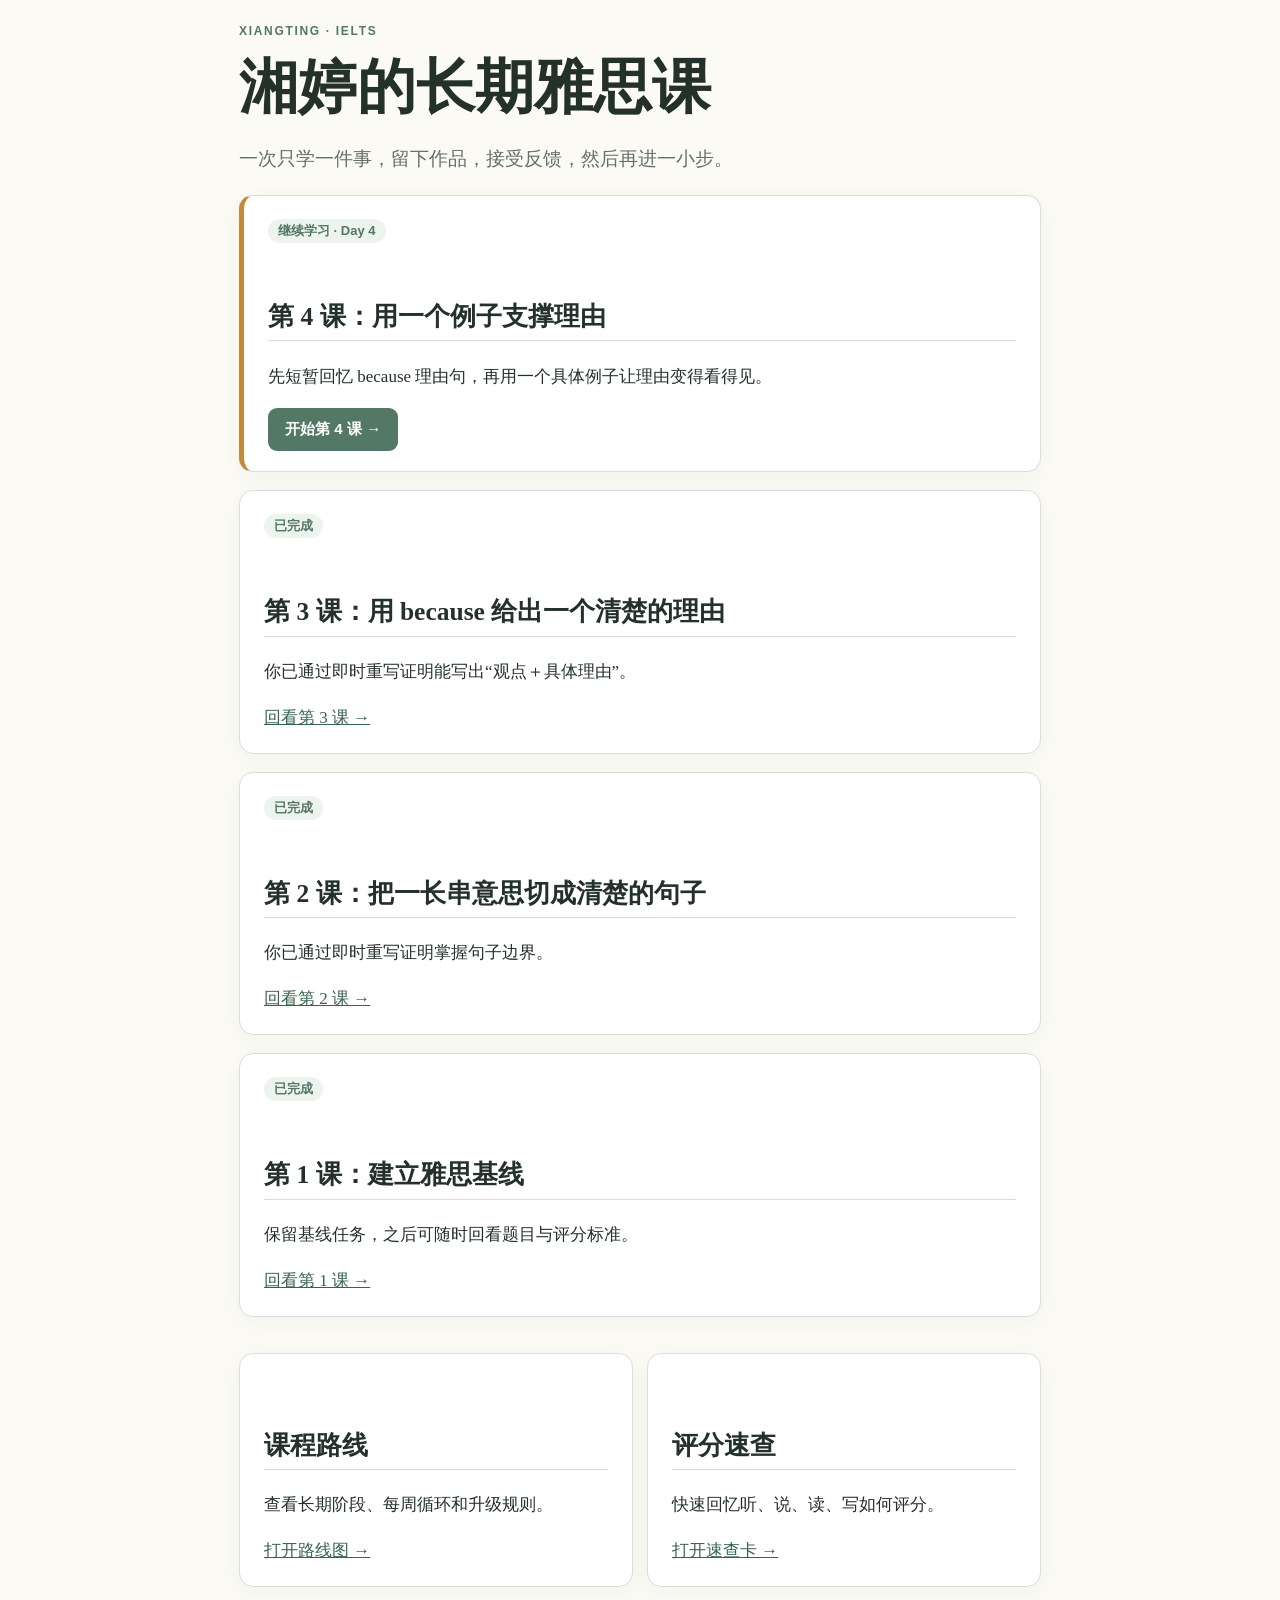
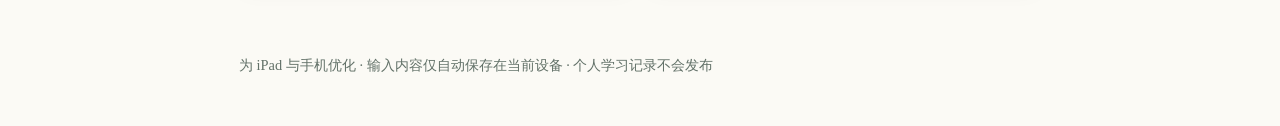
<file: index.html>
<!doctype html>
<html lang="zh-CN">
<head>
  <meta charset="utf-8">
  <meta name="viewport" content="width=device-width,initial-scale=1,viewport-fit=cover">
  <meta name="theme-color" content="#547866">
  <meta name="apple-mobile-web-app-capable" content="yes">
  <meta name="apple-mobile-web-app-title" content="湘婷的雅思课">
  <title>湘婷的雅思课</title>
  <link rel="stylesheet" href="assets/course.css">
</head>
<body>
<a class="skip-link" href="#content">跳到主要内容</a>
<main id="content">
  <div class="eyebrow">Xiangting · IELTS</div>
  <h1>湘婷的长期雅思课</h1>
  <p class="lead">一次只学一件事，留下作品，接受反馈，然后再进一小步。</p>
  <section class="card win">
    <span class="pill">继续学习 · Day 4</span>
    <h2>第 4 课：用一个例子支撑理由</h2>
    <p>先短暂回忆 because 理由句，再用一个具体例子让理由变得看得见。</p>
    <a class="button-link" href="lessons/0004-support-with-one-example.html">开始第 4 课 →</a>
  </section>
  <section class="card">
    <span class="pill">已完成</span>
    <h2>第 3 课：用 because 给出一个清楚的理由</h2>
    <p>你已通过即时重写证明能写出“观点＋具体理由”。</p>
    <a href="lessons/0003-give-one-clear-reason.html">回看第 3 课 →</a>
  </section>
  <section class="card">
    <span class="pill">已完成</span>
    <h2>第 2 课：把一长串意思切成清楚的句子</h2>
    <p>你已通过即时重写证明掌握句子边界。</p>
    <a href="lessons/0002-clear-sentence-boundaries.html">回看第 2 课 →</a>
  </section>
  <section class="card">
    <span class="pill">已完成</span>
    <h2>第 1 课：建立雅思基线</h2>
    <p>保留基线任务，之后可随时回看题目与评分标准。</p>
    <a href="lessons/0001-ielts-baseline.html">回看第 1 课 →</a>
  </section>
  <section class="grid">
    <div class="card"><h2>课程路线</h2><p>查看长期阶段、每周循环和升级规则。</p><a href="reference/course-roadmap.html">打开路线图 →</a></div>
    <div class="card"><h2>评分速查</h2><p>快速回忆听、说、读、写如何评分。</p><a href="reference/scoring-card.html">打开速查卡 →</a></div>
  </section>
  <footer>为 iPad 与手机优化 · 输入内容仅自动保存在当前设备 · 个人学习记录不会发布</footer>
</main>
<script src="assets/course.js"></script>
</body>
</html>
</file>
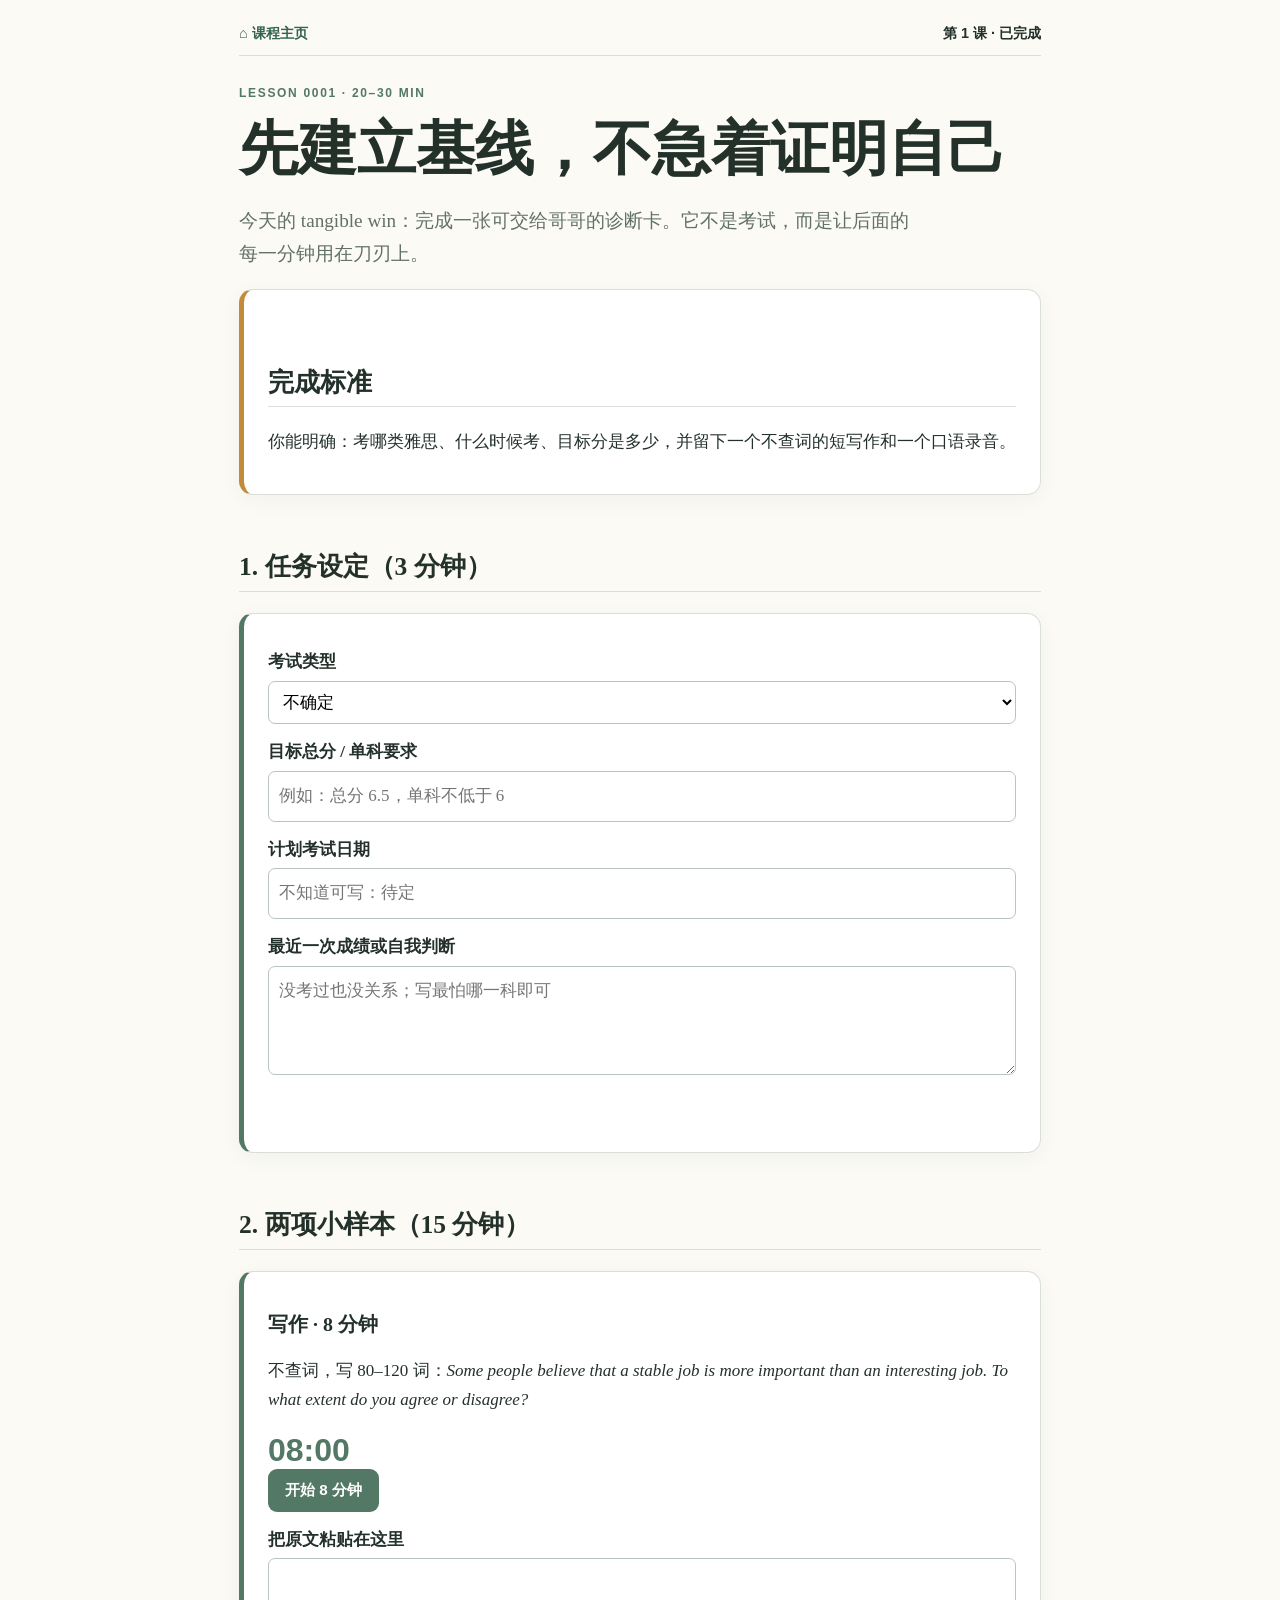
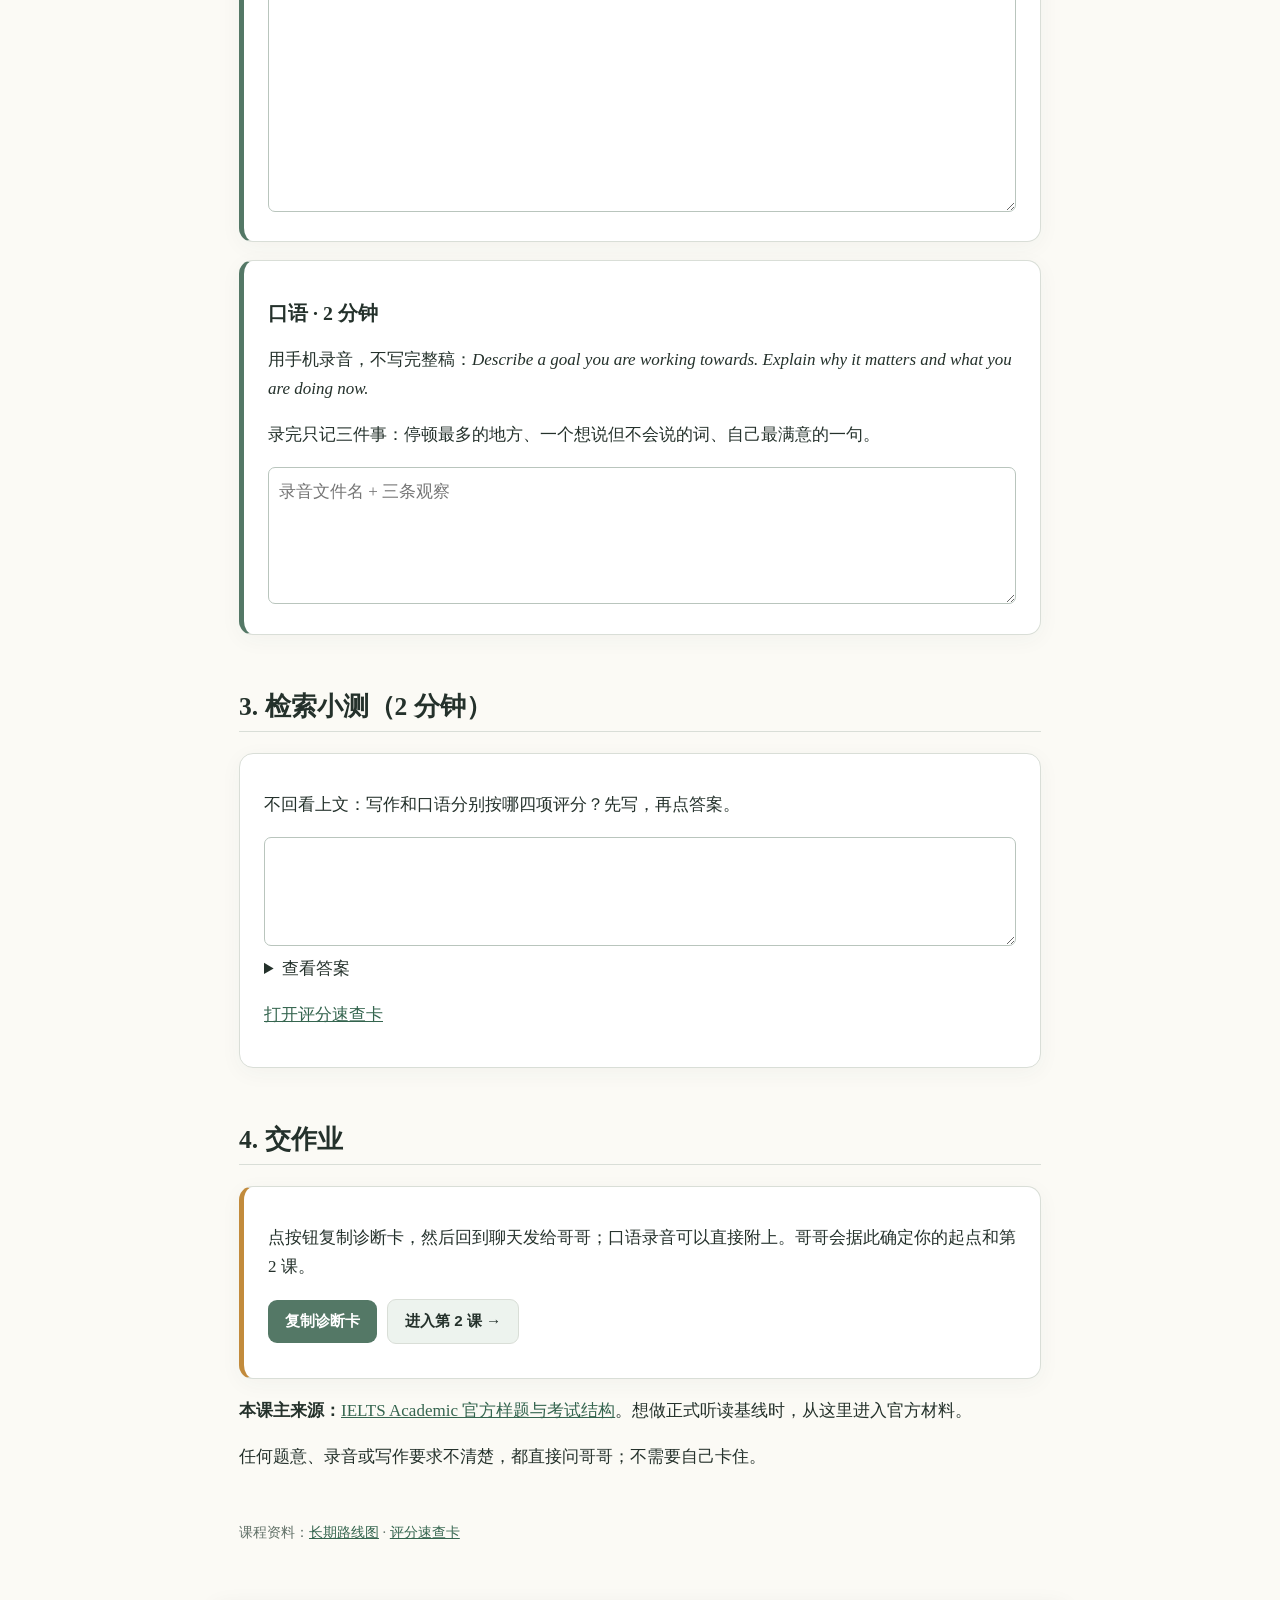
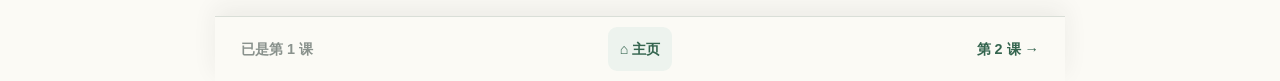
<file: lessons/0001-ielts-baseline.html>
<!doctype html><html lang="zh-CN"><head><meta charset="utf-8"><meta name="viewport" content="width=device-width"><title>第1课：建立雅思基线</title><link rel="stylesheet" href="../assets/course.css"></head><body data-page="lesson-0001"><a class="skip-link" href="#content">跳到主要内容</a><main id="content"><nav class="top-nav" aria-label="页面导航"><a href="../index.html">⌂ 课程主页</a><span>第 1 课 · 已完成</span></nav><div class="eyebrow">Lesson 0001 · 20–30 min</div><h1>先建立基线，不急着证明自己</h1><p class="lead">今天的 tangible win：完成一张可交给哥哥的诊断卡。它不是考试，而是让后面的每一分钟用在刀刃上。</p><section class="card win"><h2>完成标准</h2><p>你能明确：考哪类雅思、什么时候考、目标分是多少，并留下一个不查词的短写作和一个口语录音。</p></section><h2>1. 任务设定（3 分钟）</h2><section class="card task"><label>考试类型</label><select id="type"><option>不确定</option><option>Academic 学术类</option><option>General Training 培训类</option></select><label>目标总分 / 单科要求</label><input id="goal" placeholder="例如：总分 6.5，单科不低于 6"><label>计划考试日期</label><input id="date" placeholder="不知道可写：待定"><label>最近一次成绩或自我判断</label><textarea id="history" rows="3" placeholder="没考过也没关系；写最怕哪一科即可"></textarea><p class="save-note" data-save-note aria-live="polite"></p></section><h2>2. 两项小样本（15 分钟）</h2><section class="card task"><h3>写作 · 8 分钟</h3><p>不查词，写 80–120 词：<em>Some people believe that a stable job is more important than an interesting job. To what extent do you agree or disagree?</em></p><div class="timer" id="clock">08:00</div><button onclick="startTimer()">开始 8 分钟</button><label>把原文粘贴在这里</label><textarea id="writing" rows="8"></textarea></section><section class="card task"><h3>口语 · 2 分钟</h3><p>用手机录音，不写完整稿：<em>Describe a goal you are working towards. Explain why it matters and what you are doing now.</em></p><p>录完只记三件事：停顿最多的地方、一个想说但不会说的词、自己最满意的一句。</p><textarea id="speaking" rows="4" placeholder="录音文件名 + 三条观察"></textarea></section><h2>3. 检索小测（2 分钟）</h2><section class="card"><p>不回看上文：写作和口语分别按哪四项评分？先写，再点答案。</p><textarea id="recall" rows="3"></textarea><details><summary>查看答案</summary><p><strong>写作：</strong>任务回应/完成度、连贯衔接、词汇、语法。<br><strong>口语：</strong>流利连贯、词汇、语法、发音。</p></details><p><a href="../reference/scoring-card.html">打开评分速查卡</a></p></section><h2>4. 交作业</h2><section class="card win"><p>点按钮复制诊断卡，然后回到聊天发给哥哥；口语录音可以直接附上。哥哥会据此确定你的起点和第 2 课。</p><div class="action-row"><button onclick="copyCard()">复制诊断卡</button><a class="button-link secondary" href="0002-clear-sentence-boundaries.html">进入第 2 课 →</a></div><p id="status" class="small"></p></section><p><strong>本课主来源：</strong><a href="https://ielts.org/take-a-test/preparation-resources/sample-test-questions/academic-test">IELTS Academic 官方样题与考试结构</a>。想做正式听读基线时，从这里进入官方材料。</p><p>任何题意、录音或写作要求不清楚，都直接问哥哥；不需要自己卡住。</p><footer>课程资料：<a href="../reference/course-roadmap.html">长期路线图</a> · <a href="../reference/scoring-card.html">评分速查卡</a></footer></main><nav class="lesson-nav" aria-label="课程前后导航"><span class="disabled">已是第 1 课</span><a class="home" href="../index.html">⌂ 主页</a><a class="next" href="0002-clear-sentence-boundaries.html">第 2 课 →</a></nav><script src="../assets/course.js"></script><script>let running=false;function startTimer(){if(running)return;running=true;let s=480;const el=document.getElementById('clock');const t=setInterval(()=>{s--;el.textContent=String(Math.floor(s/60)).padStart(2,'0')+':'+String(s%60).padStart(2,'0');if(s<=0){clearInterval(t);running=false;alert('时间到，停笔并保留原样。')}},1000)}function v(id){return document.getElementById(id).value.trim()||'未填写'}function copyCard(){const x=`【雅思基线诊断卡】\n考试类型：${v('type')}\n目标：${v('goal')}\n日期：${v('date')}\n经历/判断：${v('history')}\n\n【8分钟写作原文】\n${v('writing')}\n\n【2分钟口语观察】\n${v('speaking')}\n\n【评分标准回忆】\n${v('recall')}`;navigator.clipboard.writeText(x).then(()=>document.getElementById('status').textContent='已复制，回聊天粘贴即可。').catch(()=>document.getElementById('status').textContent='浏览器未授权复制，请手动选中文字。')}</script></body></html>
</file>
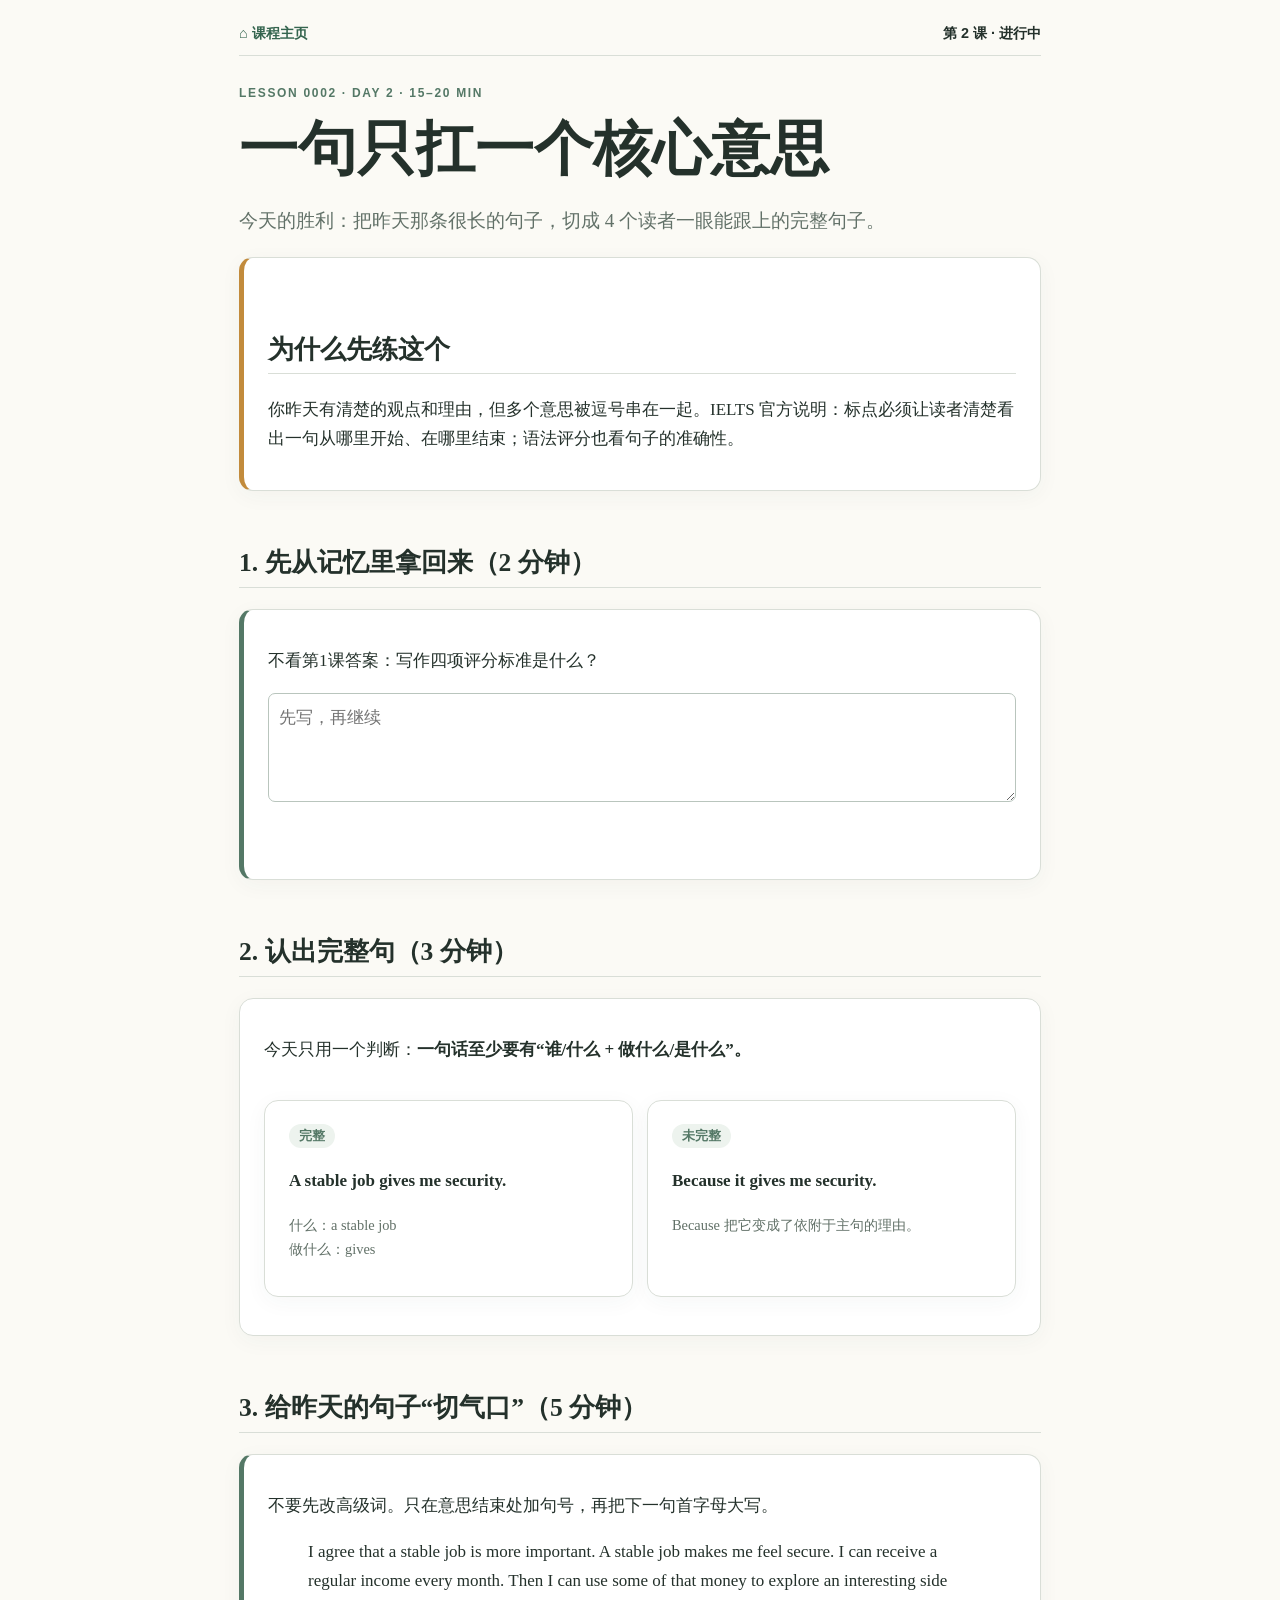
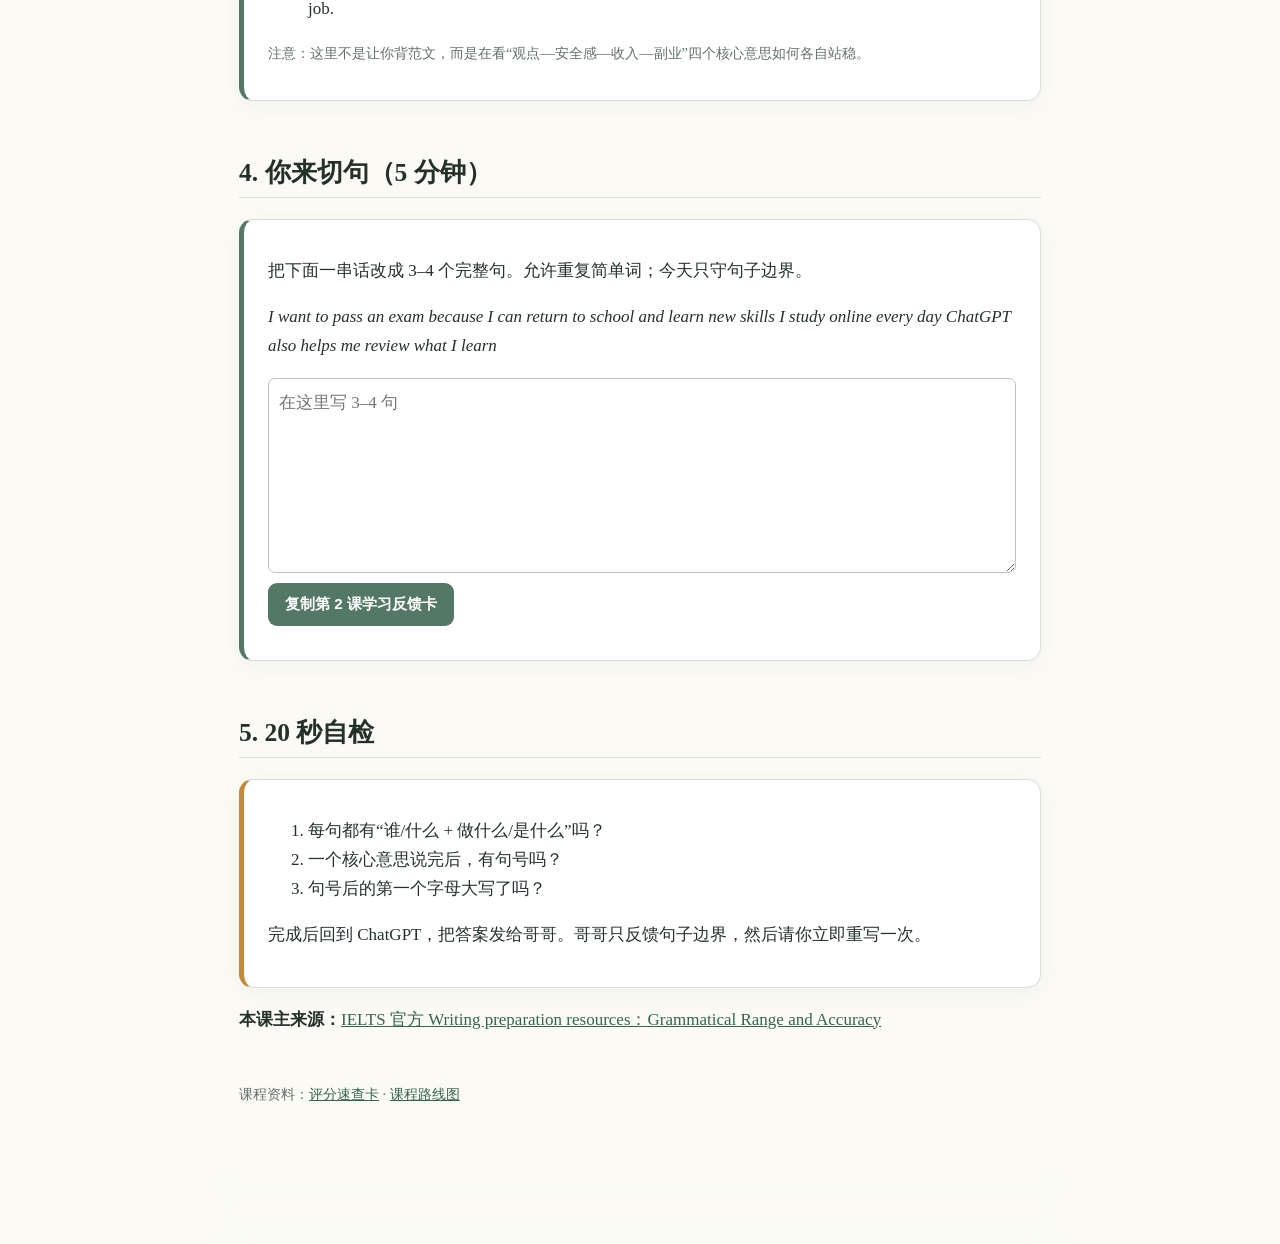
<file: lessons/0002-clear-sentence-boundaries.html>
<!doctype html>
<html lang="zh-CN">
<head>
  <meta charset="utf-8">
  <meta name="viewport" content="width=device-width,initial-scale=1,viewport-fit=cover"><meta name="theme-color" content="#547866">
  <title>第2课：把一长串意思切成清楚的句子</title>
  <link rel="stylesheet" href="../assets/course.css">
</head>
<body data-page="lesson-0002">
<a class="skip-link" href="#content">跳到主要内容</a>
<main id="content">
  <nav class="top-nav" aria-label="页面导航"><a href="../index.html">⌂ 课程主页</a><span>第 2 课 · 进行中</span></nav>
  <div class="eyebrow">Lesson 0002 · Day 2 · 15–20 min</div>
  <h1>一句只扛一个核心意思</h1>
  <p class="lead">今天的胜利：把昨天那条很长的句子，切成 4 个读者一眼能跟上的完整句子。</p>

  <section class="card win">
    <h2>为什么先练这个</h2>
    <p>你昨天有清楚的观点和理由，但多个意思被逗号串在一起。IELTS 官方说明：标点必须让读者清楚看出一句从哪里开始、在哪里结束；语法评分也看句子的准确性。</p>
  </section>

  <h2>1. 先从记忆里拿回来（2 分钟）</h2>
  <section class="card task">
    <p>不看第1课答案：写作四项评分标准是什么？</p>
    <textarea id="recall" rows="3" placeholder="先写，再继续"></textarea>
    <p class="save-note" data-save-note aria-live="polite"></p>
  </section>

  <h2>2. 认出完整句（3 分钟）</h2>
  <section class="card">
    <p>今天只用一个判断：<strong>一句话至少要有“谁/什么 + 做什么/是什么”。</strong></p>
    <div class="grid">
      <div class="card"><span class="pill">完整</span><p><strong>A stable job gives me security.</strong></p><p class="small">什么：a stable job<br>做什么：gives</p></div>
      <div class="card"><span class="pill">未完整</span><p><strong>Because it gives me security.</strong></p><p class="small">Because 把它变成了依附于主句的理由。</p></div>
    </div>
  </section>

  <h2>3. 给昨天的句子“切气口”（5 分钟）</h2>
  <section class="card task">
    <p>不要先改高级词。只在意思结束处加句号，再把下一句首字母大写。</p>
    <blockquote>I agree that a stable job is more important. A stable job makes me feel secure. I can receive a regular income every month. Then I can use some of that money to explore an interesting side job.</blockquote>
    <p class="small">注意：这里不是让你背范文，而是在看“观点—安全感—收入—副业”四个核心意思如何各自站稳。</p>
  </section>

  <h2>4. 你来切句（5 分钟）</h2>
  <section class="card task">
    <p>把下面一串话改成 3–4 个完整句。允许重复简单词；今天只守句子边界。</p>
    <p><em>I want to pass an exam because I can return to school and learn new skills I study online every day ChatGPT also helps me review what I learn</em></p>
    <textarea id="rewrite" rows="6" placeholder="在这里写 3–4 句"></textarea>
    <button onclick="copyAnswer()">复制第 2 课学习反馈卡</button>
    <p id="status" class="small"></p>
  </section>

  <h2>5. 20 秒自检</h2>
  <section class="card win">
    <ol>
      <li>每句都有“谁/什么 + 做什么/是什么”吗？</li>
      <li>一个核心意思说完后，有句号吗？</li>
      <li>句号后的第一个字母大写了吗？</li>
    </ol>
    <p>完成后回到 ChatGPT，把答案发给哥哥。哥哥只反馈句子边界，然后请你立即重写一次。</p>
  </section>

  <p><strong>本课主来源：</strong><a href="https://ielts.org/take-a-test/preparation-resources/writing-test-resources">IELTS 官方 Writing preparation resources：Grammatical Range and Accuracy</a></p>
  <footer>课程资料：<a href="../reference/scoring-card.html">评分速查卡</a> · <a href="../reference/course-roadmap.html">课程路线图</a></footer>
</main>
<nav class="lesson-nav" aria-label="课程前后导航"><a href="0001-ielts-baseline.html">← 第 1 课</a><a class="home" href="../index.html">⌂ 主页</a><a class="next" href="0003-give-one-clear-reason.html">第 3 课 →</a></nav>
<script src="../assets/course.js"></script>
<script>
function copyAnswer(){
  const value=document.getElementById('rewrite').value.trim();
  const recall=document.getElementById('recall').value.trim();
  const text='【第2课·学习反馈卡】\n\n【评分标准回忆】\n'+(recall||'未填写')+'\n\n【切句练习】\n'+(value||'未填写');
  navigator.clipboard.writeText(text).then(()=>document.getElementById('status').textContent='已复制，回 Remote 发给哥哥。').catch(()=>document.getElementById('status').textContent='未获得复制权限，请长按选中文字。');
}
</script>
</body>
</html>
</file>
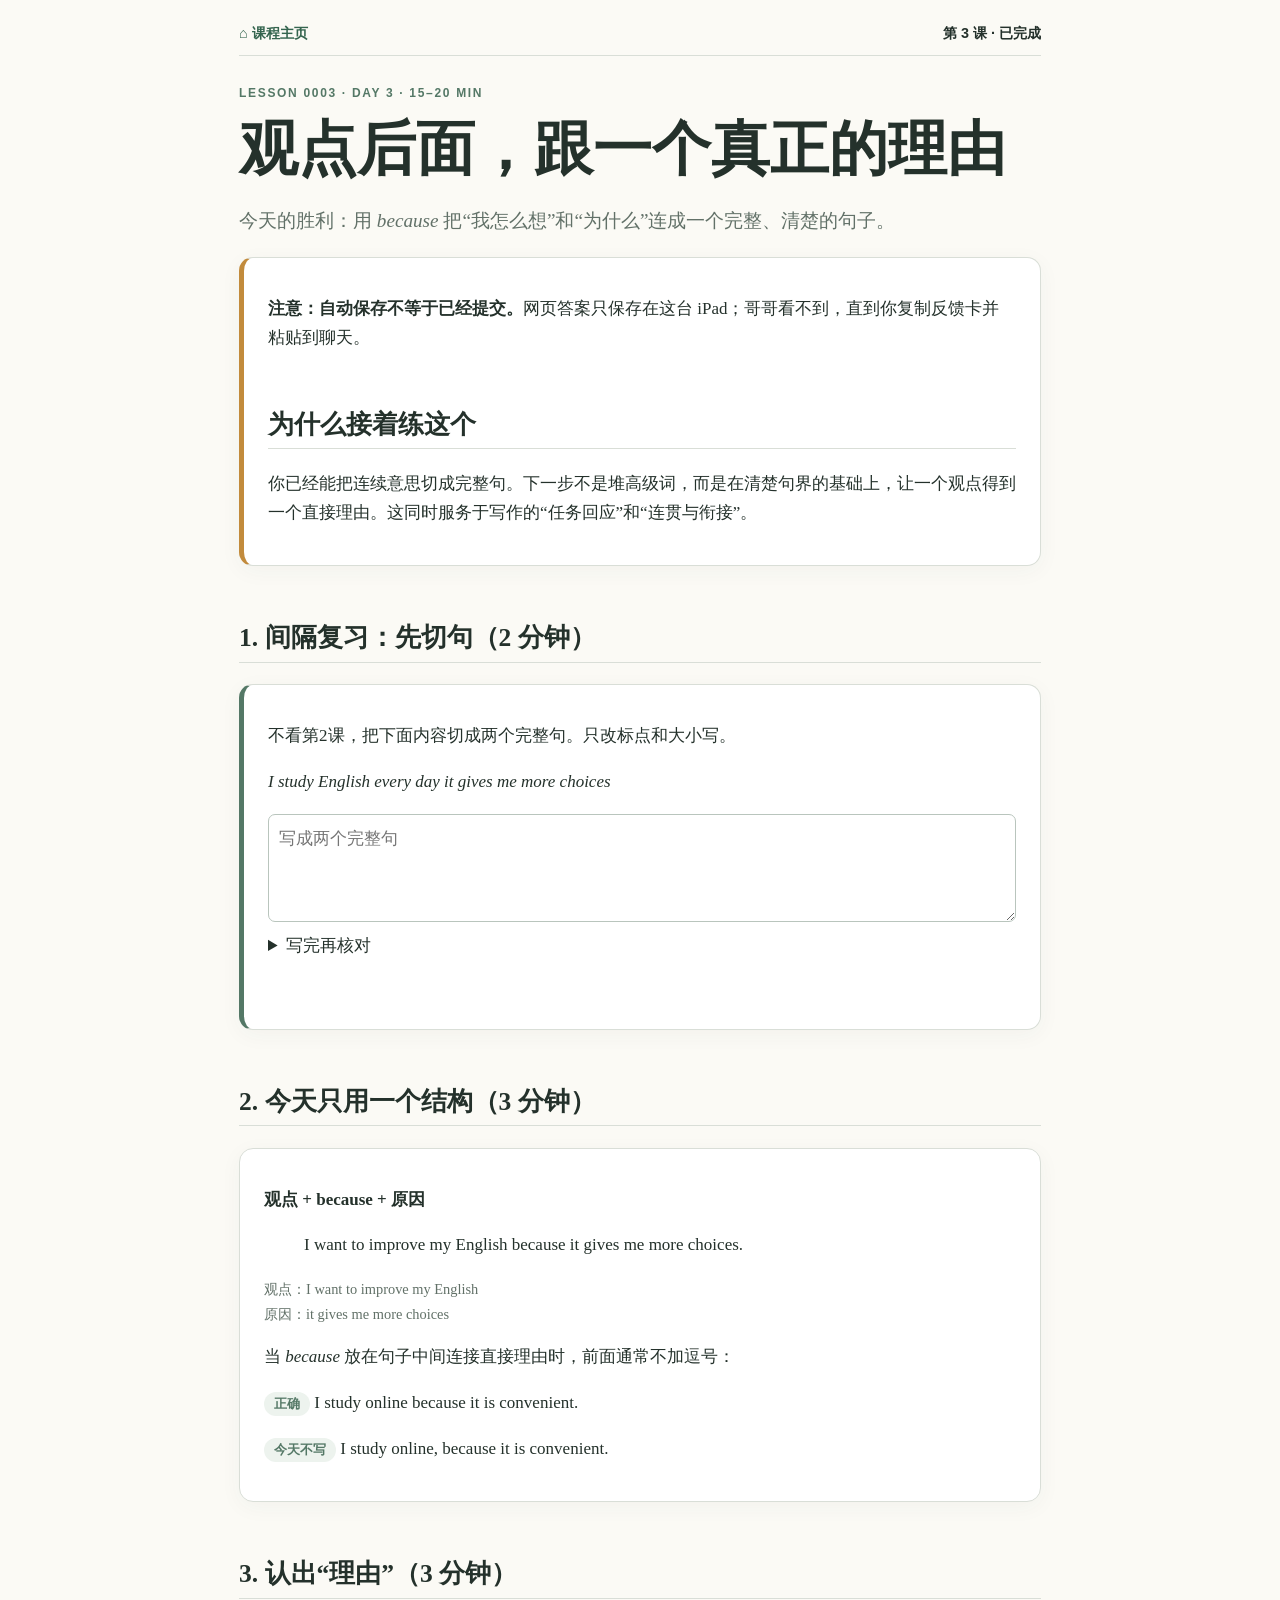
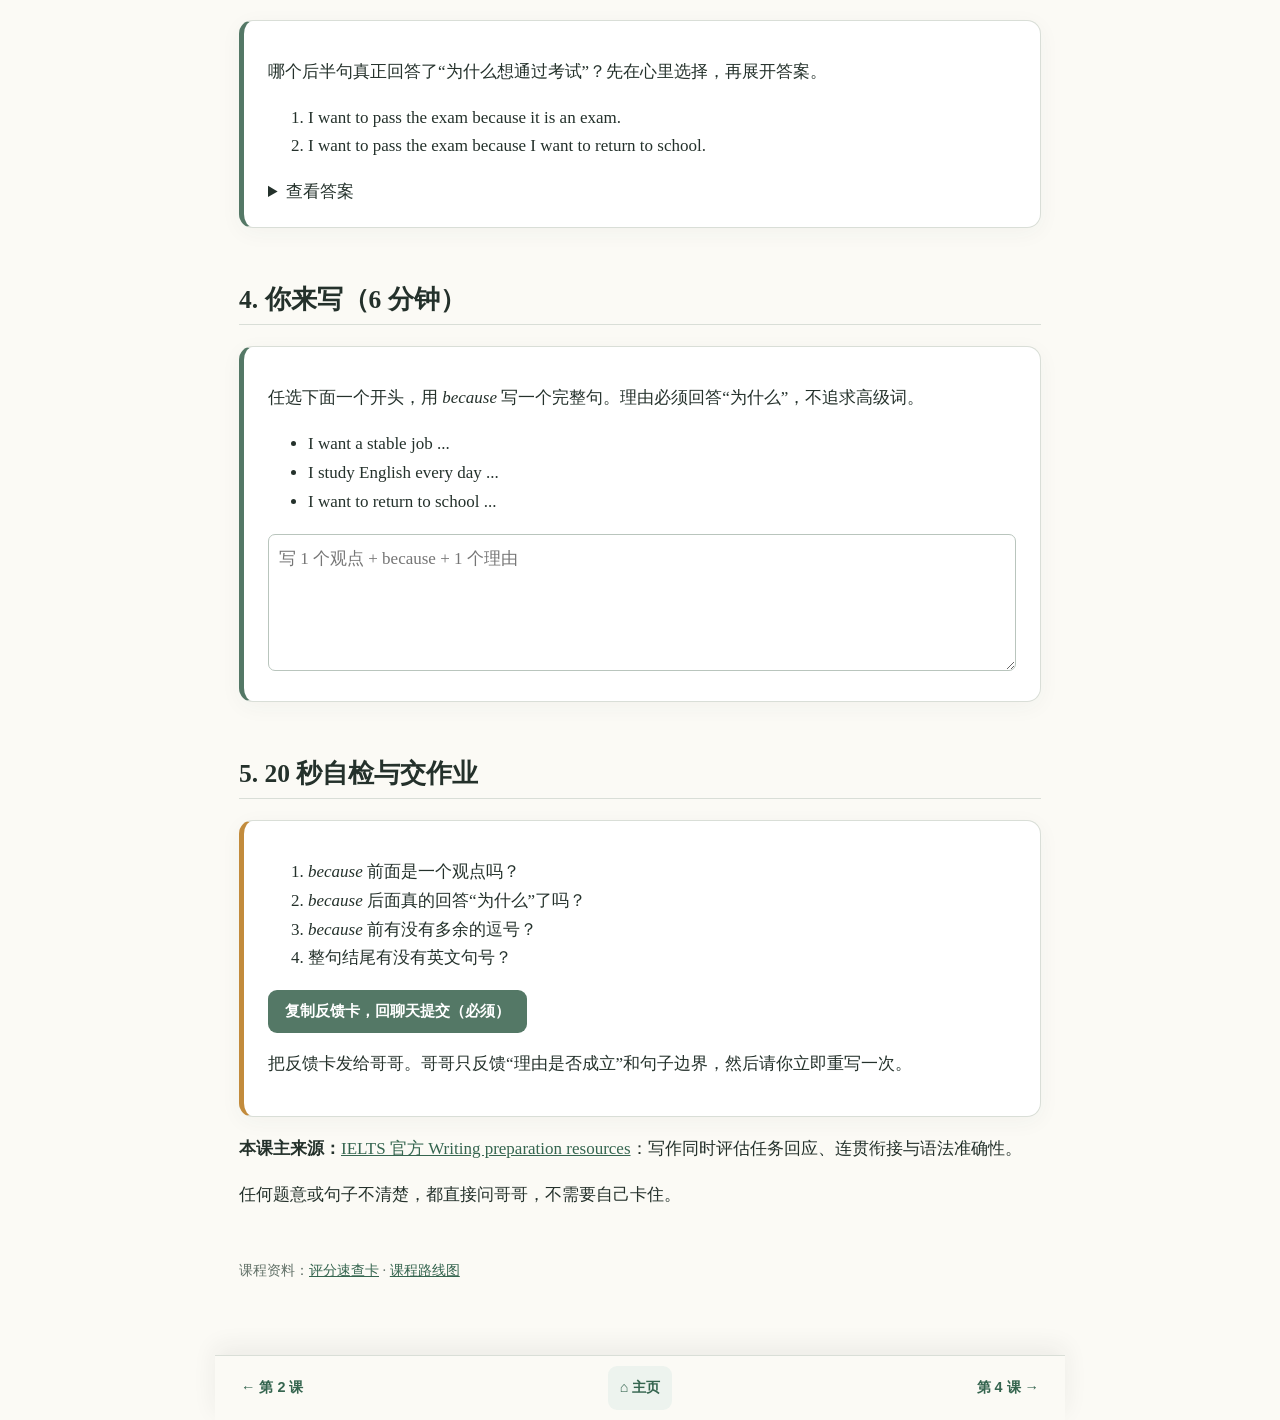
<file: lessons/0003-give-one-clear-reason.html>
<!doctype html>
<html lang="zh-CN">
<head>
  <meta charset="utf-8">
  <meta name="viewport" content="width=device-width,initial-scale=1,viewport-fit=cover">
  <meta name="theme-color" content="#547866">
  <title>第3课：用 because 给出一个清楚的理由</title>
  <link rel="stylesheet" href="../assets/course.css">
</head>
<body data-page="lesson-0003">
<a class="skip-link" href="#content">跳到主要内容</a>
<main id="content">
  <nav class="top-nav" aria-label="页面导航"><a href="../index.html">⌂ 课程主页</a><span>第 3 课 · 已完成</span></nav>
  <div class="eyebrow">Lesson 0003 · Day 3 · 15–20 min</div>
  <h1>观点后面，跟一个真正的理由</h1>
  <p class="lead">今天的胜利：用 <em>because</em> 把“我怎么想”和“为什么”连成一个完整、清楚的句子。</p>

  <section class="card win">
    <p><strong>注意：自动保存不等于已经提交。</strong>网页答案只保存在这台 iPad；哥哥看不到，直到你复制反馈卡并粘贴到聊天。</p>
    <h2>为什么接着练这个</h2>
    <p>你已经能把连续意思切成完整句。下一步不是堆高级词，而是在清楚句界的基础上，让一个观点得到一个直接理由。这同时服务于写作的“任务回应”和“连贯与衔接”。</p>
  </section>

  <h2>1. 间隔复习：先切句（2 分钟）</h2>
  <section class="card task">
    <p>不看第2课，把下面内容切成两个完整句。只改标点和大小写。</p>
    <p><em>I study English every day it gives me more choices</em></p>
    <textarea id="boundaryRecall" rows="3" placeholder="写成两个完整句"></textarea>
    <details><summary>写完再核对</summary><p>I study English every day. It gives me more choices.</p></details>
    <p class="save-note" data-save-note aria-live="polite"></p>
  </section>

  <h2>2. 今天只用一个结构（3 分钟）</h2>
  <section class="card">
    <p><strong>观点 + because + 原因</strong></p>
    <blockquote>I want to improve my English because it gives me more choices.</blockquote>
    <p class="small">观点：I want to improve my English<br>原因：it gives me more choices</p>
    <p>当 <em>because</em> 放在句子中间连接直接理由时，前面通常不加逗号：</p>
    <p><span class="pill">正确</span> I study online because it is convenient.</p>
    <p><span class="pill">今天不写</span> I study online, because it is convenient.</p>
  </section>

  <h2>3. 认出“理由”（3 分钟）</h2>
  <section class="card task">
    <p>哪个后半句真正回答了“为什么想通过考试”？先在心里选择，再展开答案。</p>
    <ol>
      <li>I want to pass the exam because it is an exam.</li>
      <li>I want to pass the exam because I want to return to school.</li>
    </ol>
    <details><summary>查看答案</summary><p>第 2 句。它提供了具体动机；第 1 句只是重复题目，没有解释原因。</p></details>
  </section>

  <h2>4. 你来写（6 分钟）</h2>
  <section class="card task">
    <p>任选下面一个开头，用 <em>because</em> 写一个完整句。理由必须回答“为什么”，不追求高级词。</p>
    <ul><li>I want a stable job ...</li><li>I study English every day ...</li><li>I want to return to school ...</li></ul>
    <textarea id="reasonSentence" rows="4" placeholder="写 1 个观点 + because + 1 个理由"></textarea>
  </section>

  <h2>5. 20 秒自检与交作业</h2>
  <section class="card win">
    <ol>
      <li><em>because</em> 前面是一个观点吗？</li>
      <li><em>because</em> 后面真的回答“为什么”了吗？</li>
      <li><em>because</em> 前有没有多余的逗号？</li>
      <li>整句结尾有没有英文句号？</li>
    </ol>
    <button onclick="copyAnswer()">复制反馈卡，回聊天提交（必须）</button>
    <p id="status" class="small" aria-live="polite"></p>
    <p>把反馈卡发给哥哥。哥哥只反馈“理由是否成立”和句子边界，然后请你立即重写一次。</p>
  </section>

  <p><strong>本课主来源：</strong><a href="https://ielts.org/take-a-test/preparation-resources/writing-test-resources">IELTS 官方 Writing preparation resources</a>：写作同时评估任务回应、连贯衔接与语法准确性。</p>
  <p>任何题意或句子不清楚，都直接问哥哥，不需要自己卡住。</p>
  <footer>课程资料：<a href="../reference/scoring-card.html">评分速查卡</a> · <a href="../reference/course-roadmap.html">课程路线图</a></footer>
</main>
<nav class="lesson-nav" aria-label="课程前后导航"><a href="0002-clear-sentence-boundaries.html">← 第 2 课</a><a class="home" href="../index.html">⌂ 主页</a><a class="next" href="0004-support-with-one-example.html">第 4 课 →</a></nav>
<script src="../assets/course.js"></script>
<script>
function copyAnswer(){
  const boundary=document.getElementById('boundaryRecall').value.trim();
  const reason=document.getElementById('reasonSentence').value.trim();
  const text='【第3课·学习反馈卡】\n\n【第2课间隔复习】\n'+(boundary||'未填写')+'\n\n【because 理由句】\n'+(reason||'未填写');
  navigator.clipboard.writeText(text).then(()=>document.getElementById('status').textContent='已复制，回聊天发给哥哥。').catch(()=>document.getElementById('status').textContent='未获得复制权限，请手动选中文字。');
}
</script>
</body>
</html>
</file>
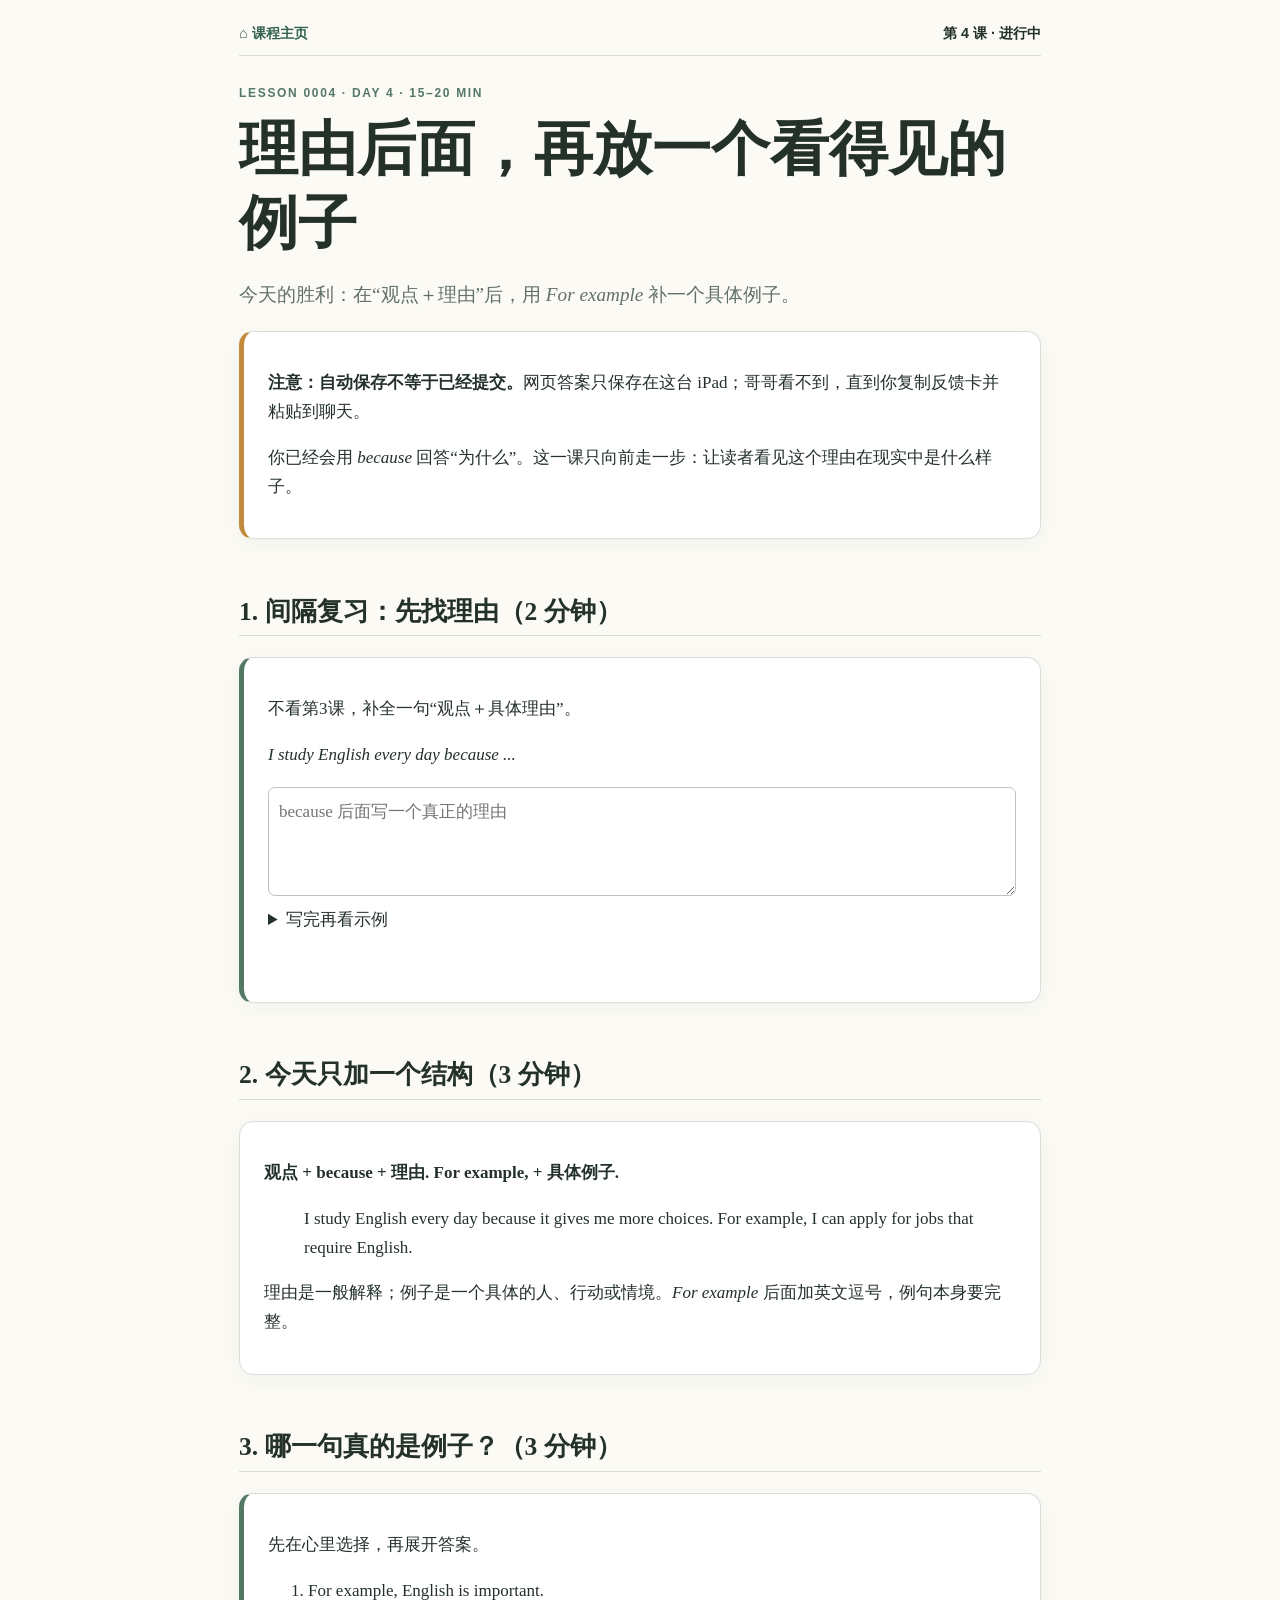
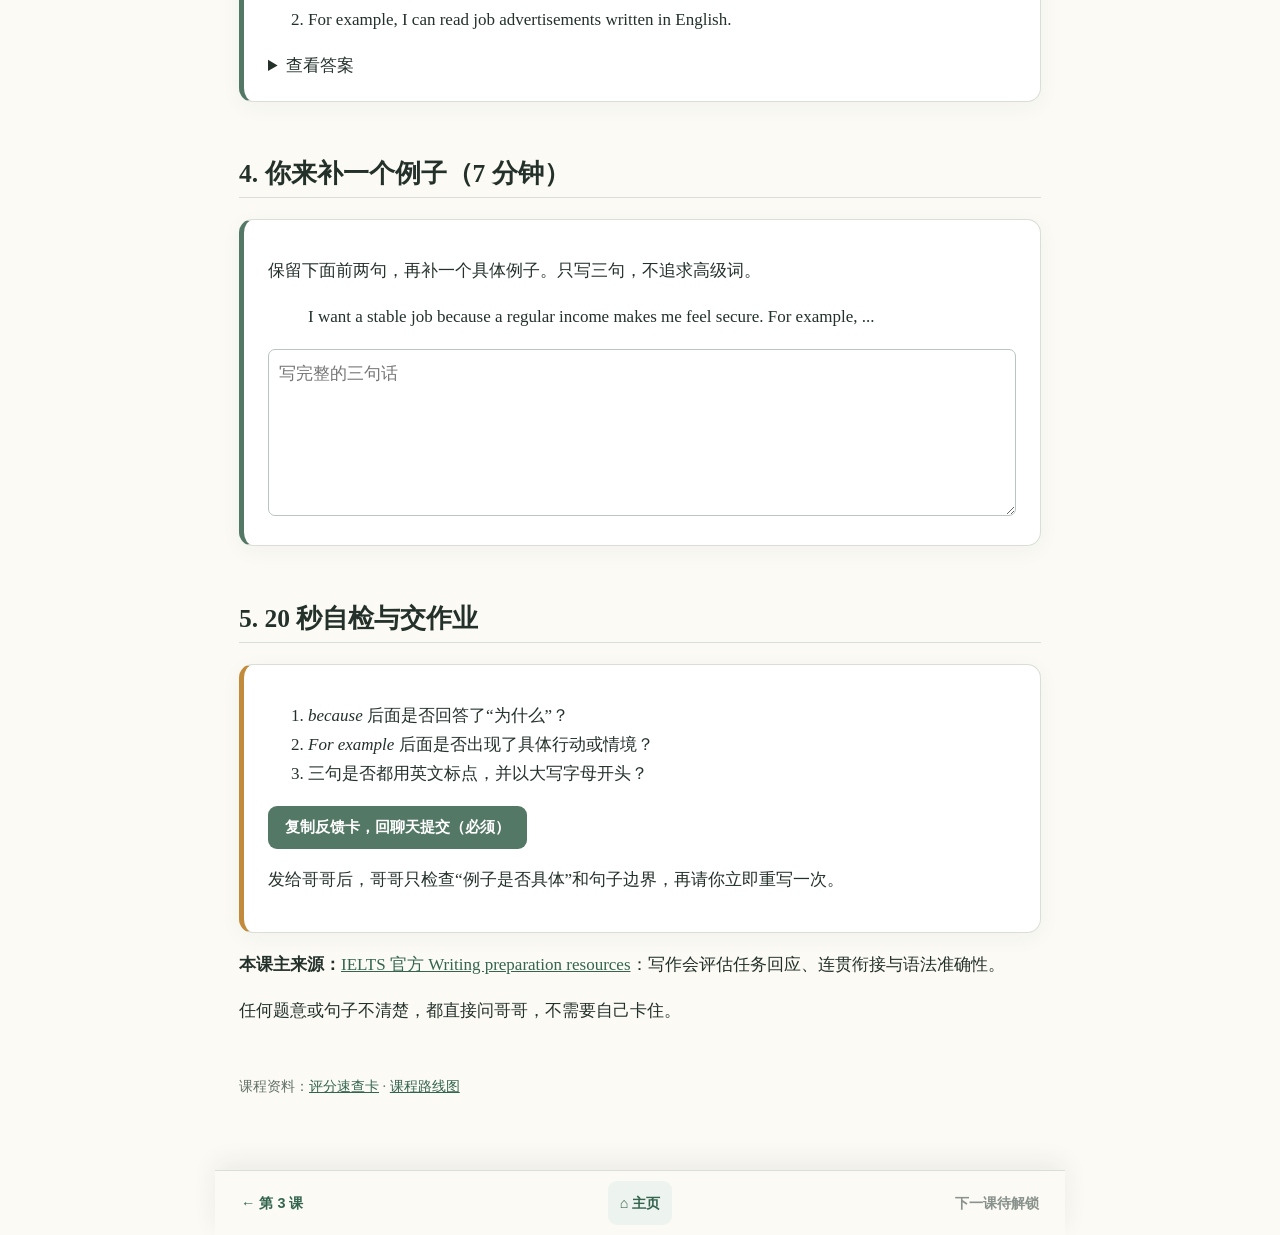
<file: lessons/0004-support-with-one-example.html>
<!doctype html>
<html lang="zh-CN">
<head>
  <meta charset="utf-8">
  <meta name="viewport" content="width=device-width,initial-scale=1,viewport-fit=cover">
  <meta name="theme-color" content="#547866">
  <title>第4课：用一个例子支撑理由</title>
  <link rel="stylesheet" href="../assets/course.css">
</head>
<body data-page="lesson-0004">
<a class="skip-link" href="#content">跳到主要内容</a>
<main id="content">
  <nav class="top-nav" aria-label="页面导航"><a href="../index.html">⌂ 课程主页</a><span>第 4 课 · 进行中</span></nav>
  <div class="eyebrow">Lesson 0004 · Day 4 · 15–20 min</div>
  <h1>理由后面，再放一个看得见的例子</h1>
  <p class="lead">今天的胜利：在“观点＋理由”后，用 <em>For example</em> 补一个具体例子。</p>
  <section class="card win">
    <p><strong>注意：自动保存不等于已经提交。</strong>网页答案只保存在这台 iPad；哥哥看不到，直到你复制反馈卡并粘贴到聊天。</p>
    <p>你已经会用 <em>because</em> 回答“为什么”。这一课只向前走一步：让读者看见这个理由在现实中是什么样子。</p>
  </section>
  <h2>1. 间隔复习：先找理由（2 分钟）</h2>
  <section class="card task">
    <p>不看第3课，补全一句“观点＋具体理由”。</p>
    <p><em>I study English every day because ...</em></p>
    <textarea id="reasonRecall" rows="3" placeholder="because 后面写一个真正的理由"></textarea>
    <details><summary>写完再看示例</summary><p>I study English every day because it gives me more choices.</p></details>
    <p class="save-note" data-save-note aria-live="polite"></p>
  </section>
  <h2>2. 今天只加一个结构（3 分钟）</h2>
  <section class="card">
    <p><strong>观点 + because + 理由. For example, + 具体例子.</strong></p>
    <blockquote>I study English every day because it gives me more choices. For example, I can apply for jobs that require English.</blockquote>
    <p>理由是一般解释；例子是一个具体的人、行动或情境。<em>For example</em> 后面加英文逗号，例句本身要完整。</p>
  </section>
  <h2>3. 哪一句真的是例子？（3 分钟）</h2>
  <section class="card task">
    <p>先在心里选择，再展开答案。</p>
    <ol><li>For example, English is important.</li><li>For example, I can read job advertisements written in English.</li></ol>
    <details><summary>查看答案</summary><p>第 2 句。它给出了一个具体行动；第 1 句只是换一种方式重复观点。</p></details>
  </section>
  <h2>4. 你来补一个例子（7 分钟）</h2>
  <section class="card task">
    <p>保留下面前两句，再补一个具体例子。只写三句，不追求高级词。</p>
    <blockquote>I want a stable job because a regular income makes me feel secure. For example, ...</blockquote>
    <textarea id="exampleParagraph" rows="5" placeholder="写完整的三句话"></textarea>
  </section>
  <h2>5. 20 秒自检与交作业</h2>
  <section class="card win">
    <ol><li><em>because</em> 后面是否回答了“为什么”？</li><li><em>For example</em> 后面是否出现了具体行动或情境？</li><li>三句是否都用英文标点，并以大写字母开头？</li></ol>
    <button onclick="copyAnswer()">复制反馈卡，回聊天提交（必须）</button>
    <p id="status" class="small" aria-live="polite"></p>
    <p>发给哥哥后，哥哥只检查“例子是否具体”和句子边界，再请你立即重写一次。</p>
  </section>
  <p><strong>本课主来源：</strong><a href="https://ielts.org/take-a-test/preparation-resources/writing-test-resources">IELTS 官方 Writing preparation resources</a>：写作会评估任务回应、连贯衔接与语法准确性。</p>
  <p>任何题意或句子不清楚，都直接问哥哥，不需要自己卡住。</p>
  <footer>课程资料：<a href="../reference/scoring-card.html">评分速查卡</a> · <a href="../reference/course-roadmap.html">课程路线图</a></footer>
</main>
<nav class="lesson-nav" aria-label="课程前后导航"><a href="0003-give-one-clear-reason.html">← 第 3 课</a><a class="home" href="../index.html">⌂ 主页</a><span class="next disabled" title="完成本课反馈后，哥哥会按你的表现生成下一课">下一课待解锁</span></nav>
<script src="../assets/course.js"></script>
<script>
function copyAnswer(){
  const recall=document.getElementById('reasonRecall').value.trim();
  const example=document.getElementById('exampleParagraph').value.trim();
  const text='【第4课·学习反馈卡】\n\n【第3课间隔复习】\n'+(recall||'未填写')+'\n\n【理由＋例子】\n'+(example||'未填写');
  navigator.clipboard.writeText(text).then(()=>document.getElementById('status').textContent='已复制，回聊天发给哥哥。').catch(()=>document.getElementById('status').textContent='未获得复制权限，请手动选中文字。');
}
</script>
</body>
</html>
</file>
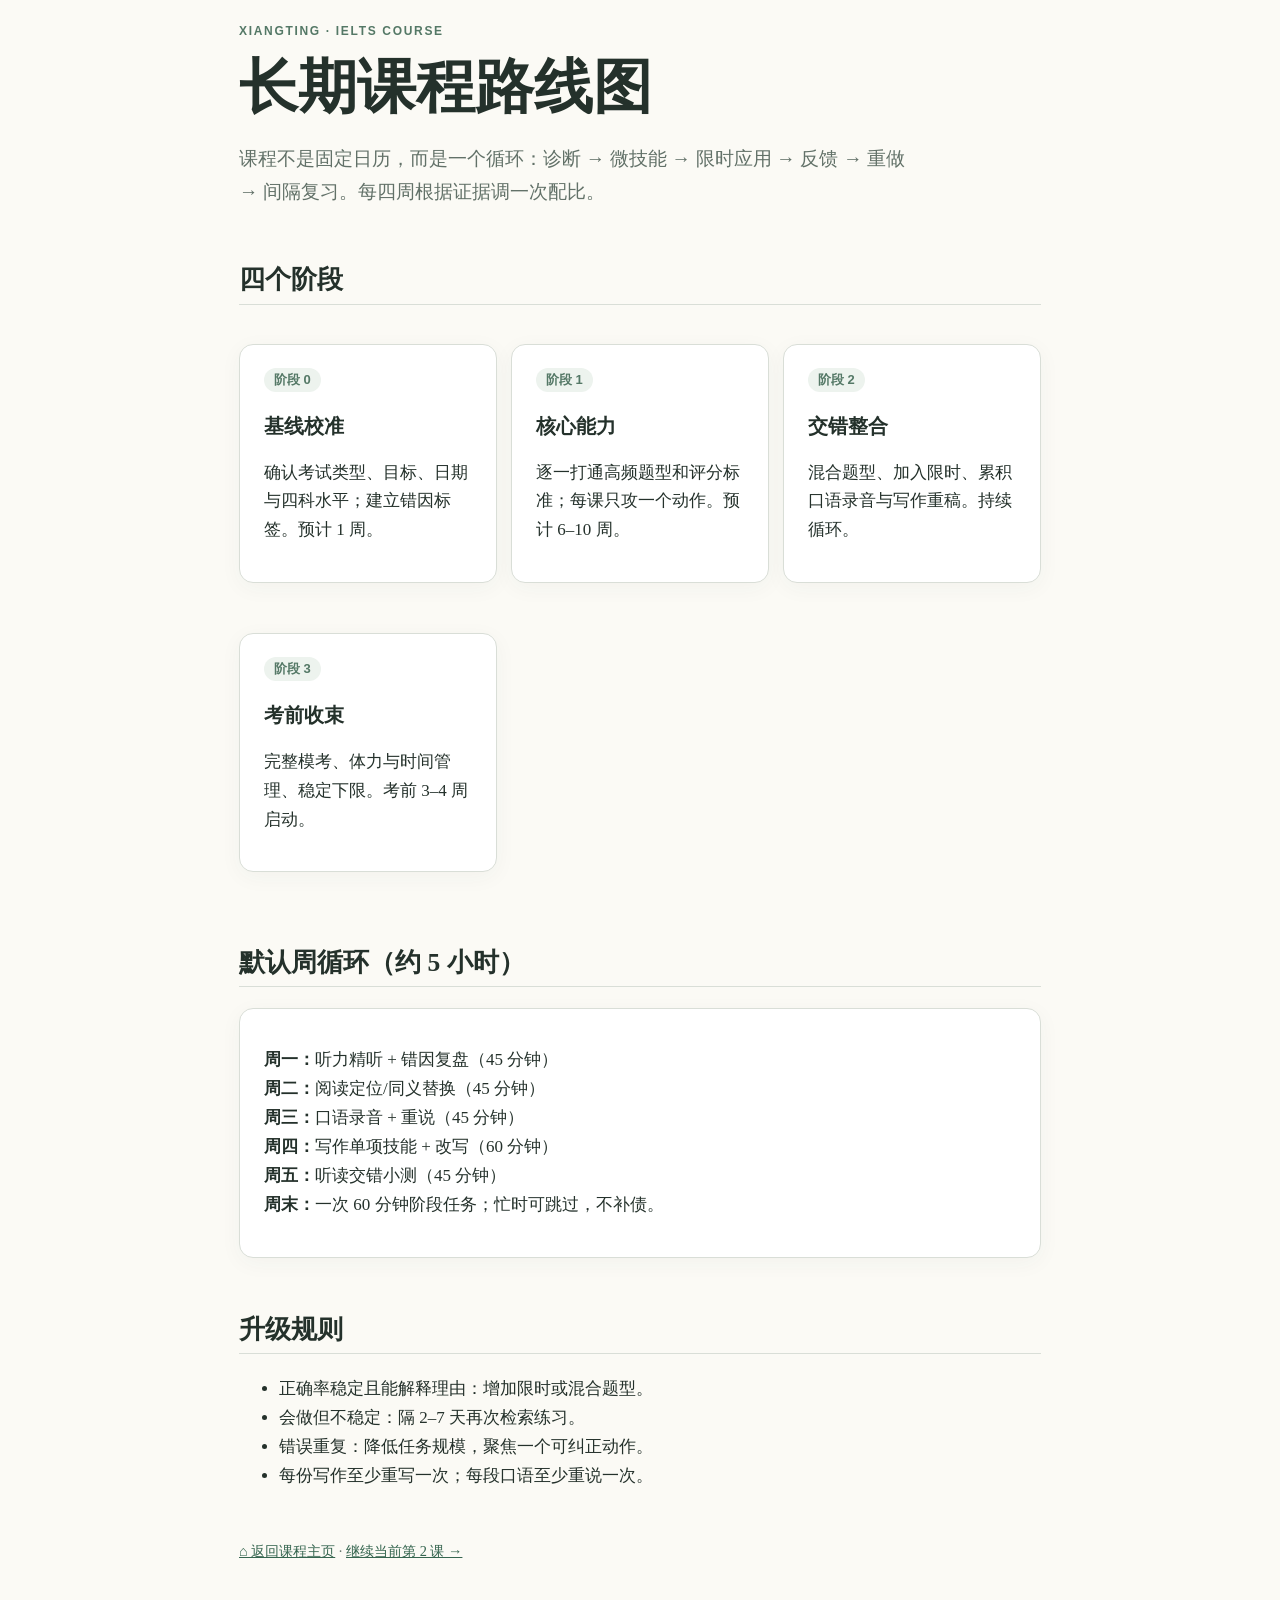
<file: reference/course-roadmap.html>
<!doctype html><html lang="zh-CN"><head><meta charset="utf-8"><meta name="viewport" content="width=device-width"><title>雅思长期课程路线图</title><link rel="stylesheet" href="../assets/course.css"></head><body><main><div class="eyebrow">Xiangting · IELTS Course</div><h1>长期课程路线图</h1><p class="lead">课程不是固定日历，而是一个循环：诊断 → 微技能 → 限时应用 → 反馈 → 重做 → 间隔复习。每四周根据证据调一次配比。</p><h2>四个阶段</h2><div class="grid"><section class="card"><span class="pill">阶段 0</span><h3>基线校准</h3><p>确认考试类型、目标、日期与四科水平；建立错因标签。预计 1 周。</p></section><section class="card"><span class="pill">阶段 1</span><h3>核心能力</h3><p>逐一打通高频题型和评分标准；每课只攻一个动作。预计 6–10 周。</p></section><section class="card"><span class="pill">阶段 2</span><h3>交错整合</h3><p>混合题型、加入限时、累积口语录音与写作重稿。持续循环。</p></section><section class="card"><span class="pill">阶段 3</span><h3>考前收束</h3><p>完整模考、体力与时间管理、稳定下限。考前 3–4 周启动。</p></section></div><h2>默认周循环（约 5 小时）</h2><div class="card"><p><strong>周一：</strong>听力精听 + 错因复盘（45 分钟）<br><strong>周二：</strong>阅读定位/同义替换（45 分钟）<br><strong>周三：</strong>口语录音 + 重说（45 分钟）<br><strong>周四：</strong>写作单项技能 + 改写（60 分钟）<br><strong>周五：</strong>听读交错小测（45 分钟）<br><strong>周末：</strong>一次 60 分钟阶段任务；忙时可跳过，不补债。</p></div><h2>升级规则</h2><ul><li>正确率稳定且能解释理由：增加限时或混合题型。</li><li>会做但不稳定：隔 2–7 天再次检索练习。</li><li>错误重复：降低任务规模，聚焦一个可纠正动作。</li><li>每份写作至少重写一次；每段口语至少重说一次。</li></ul><footer><a href="../index.html">⌂ 返回课程主页</a> · <a href="../lessons/0002-clear-sentence-boundaries.html">继续当前第 2 课 →</a></footer></main></body></html>
</file>
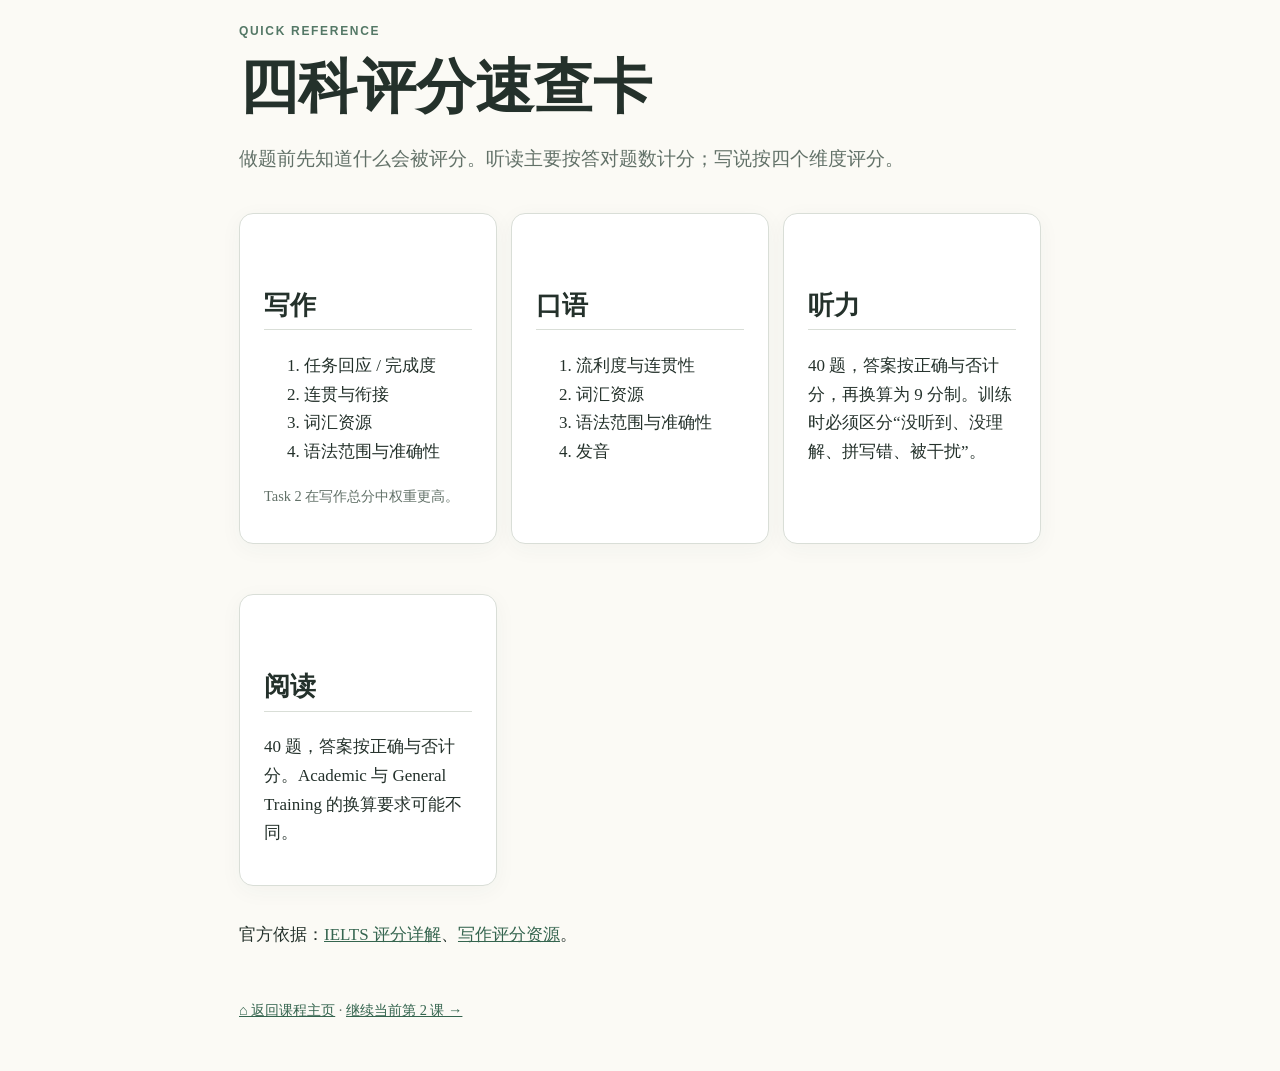
<file: reference/scoring-card.html>
<!doctype html><html lang="zh-CN"><head><meta charset="utf-8"><meta name="viewport" content="width=device-width"><title>雅思评分速查卡</title><link rel="stylesheet" href="../assets/course.css"></head><body><main><div class="eyebrow">Quick Reference</div><h1>四科评分速查卡</h1><p class="lead">做题前先知道什么会被评分。听读主要按答对题数计分；写说按四个维度评分。</p><div class="grid"><section class="card"><h2>写作</h2><ol><li>任务回应 / 完成度</li><li>连贯与衔接</li><li>词汇资源</li><li>语法范围与准确性</li></ol><p class="small">Task 2 在写作总分中权重更高。</p></section><section class="card"><h2>口语</h2><ol><li>流利度与连贯性</li><li>词汇资源</li><li>语法范围与准确性</li><li>发音</li></ol></section><section class="card"><h2>听力</h2><p>40 题，答案按正确与否计分，再换算为 9 分制。训练时必须区分“没听到、没理解、拼写错、被干扰”。</p></section><section class="card"><h2>阅读</h2><p>40 题，答案按正确与否计分。Academic 与 General Training 的换算要求可能不同。</p></section></div><p>官方依据：<a href="https://ielts.org/take-a-test/your-results/ielts-scoring-in-detail">IELTS 评分详解</a>、<a href="https://ielts.org/take-a-test/preparation-resources/writing-test-resources">写作评分资源</a>。</p><footer><a href="../index.html">⌂ 返回课程主页</a> · <a href="../lessons/0002-clear-sentence-boundaries.html">继续当前第 2 课 →</a></footer></main></body></html>
</file>
<file: assets/course.css>
:root{--ink:#24312b;--muted:#627168;--paper:#fbfaf5;--card:#fff;--sage:#547866;--sage-dark:#35654f;--gold:#c28b3c;--line:#d9ded7;--soft:#edf3ee}*{box-sizing:border-box}html{scroll-behavior:smooth}body{margin:0;background:var(--paper);color:var(--ink);font:17px/1.7 Georgia,"Noto Serif SC",serif}main{max-width:850px;margin:auto;padding:24px 24px calc(48px + env(safe-area-inset-bottom))}h1,h2,h3{line-height:1.25}h1{font-size:clamp(2rem,6vw,3.7rem);margin:.2em 0}h2{margin-top:2.2em;border-bottom:1px solid var(--line);padding-bottom:.3em}.eyebrow{color:var(--sage);text-transform:uppercase;letter-spacing:.14em;font:700 12px Arial,sans-serif}.lead{font-size:1.2rem;color:var(--muted);max-width:680px}.card{background:var(--card);border:1px solid var(--line);border-radius:14px;padding:20px 24px;margin:18px 0;box-shadow:0 5px 22px #314b3b0b}.win{border-left:5px solid var(--gold)}.task{border-left:5px solid var(--sage)}button,.button-link{display:inline-block;background:var(--sage);color:#fff;border:0;border-radius:9px;padding:11px 17px;font:700 .95rem Arial,sans-serif;cursor:pointer;text-decoration:none}.button-link.secondary{background:var(--soft);color:var(--ink);border:1px solid var(--line)}button:hover,.button-link:hover{background:var(--sage-dark)}button:focus-visible,.button-link:focus-visible,a:focus-visible,input:focus-visible,textarea:focus-visible,select:focus-visible{outline:3px solid #d8ad6f;outline-offset:3px}textarea,input,select{width:100%;padding:10px;border:1px solid #b9c5bd;border-radius:7px;font:inherit;background:white}label{display:block;font-weight:700;margin:14px 0 4px}.small,footer{font-size:.9rem;color:var(--muted)}.grid{display:grid;grid-template-columns:repeat(auto-fit,minmax(220px,1fr));gap:14px}.pill{display:inline-block;padding:3px 10px;border-radius:99px;background:var(--soft);color:var(--sage);font:700 13px Arial,sans-serif}a{color:var(--sage-dark)}.timer{font:700 2rem Arial,sans-serif;color:var(--sage)}.top-nav{display:flex;align-items:center;justify-content:space-between;gap:12px;margin:0 0 30px;padding-bottom:12px;border-bottom:1px solid var(--line);font:700 .9rem Arial,sans-serif}.top-nav a{text-decoration:none}.lesson-nav{position:static;display:grid;grid-template-columns:1fr auto 1fr;align-items:center;gap:8px;padding:10px max(14px,env(safe-area-inset-left)) calc(10px + env(safe-area-inset-bottom)) max(14px,env(safe-area-inset-right));background:rgba(251,250,245,.96);border-top:1px solid var(--line);box-shadow:0 -8px 24px #24312b12;backdrop-filter:blur(12px);font:700 .9rem Arial,sans-serif}.lesson-nav a,.lesson-nav span{min-height:44px;display:flex;align-items:center;padding:8px 12px;border-radius:9px;text-decoration:none}.lesson-nav .home{justify-content:center;background:var(--soft)}.lesson-nav .next{justify-content:flex-end;text-align:right}.lesson-nav .disabled{color:#8a928d}.save-note{min-height:1.5em;color:var(--sage);font-size:.85rem}.skip-link{position:absolute;left:-9999px;top:8px}.skip-link:focus{left:8px;z-index:50;background:white;padding:8px}.action-row{display:flex;flex-wrap:wrap;gap:10px;align-items:center}footer{margin-top:48px}.lesson-nav{max-width:850px;margin:24px auto 0}@media(max-width:520px){main{padding-left:16px;padding-right:16px}.card{padding:18px}.lesson-nav a,.lesson-nav span{padding:7px 5px;font-size:.82rem}.lesson-nav .home{padding-inline:10px}}@media print{body{background:white}main{padding:0}.card{box-shadow:none}.lesson-nav,button,.skip-link{display:none}}
</file>
